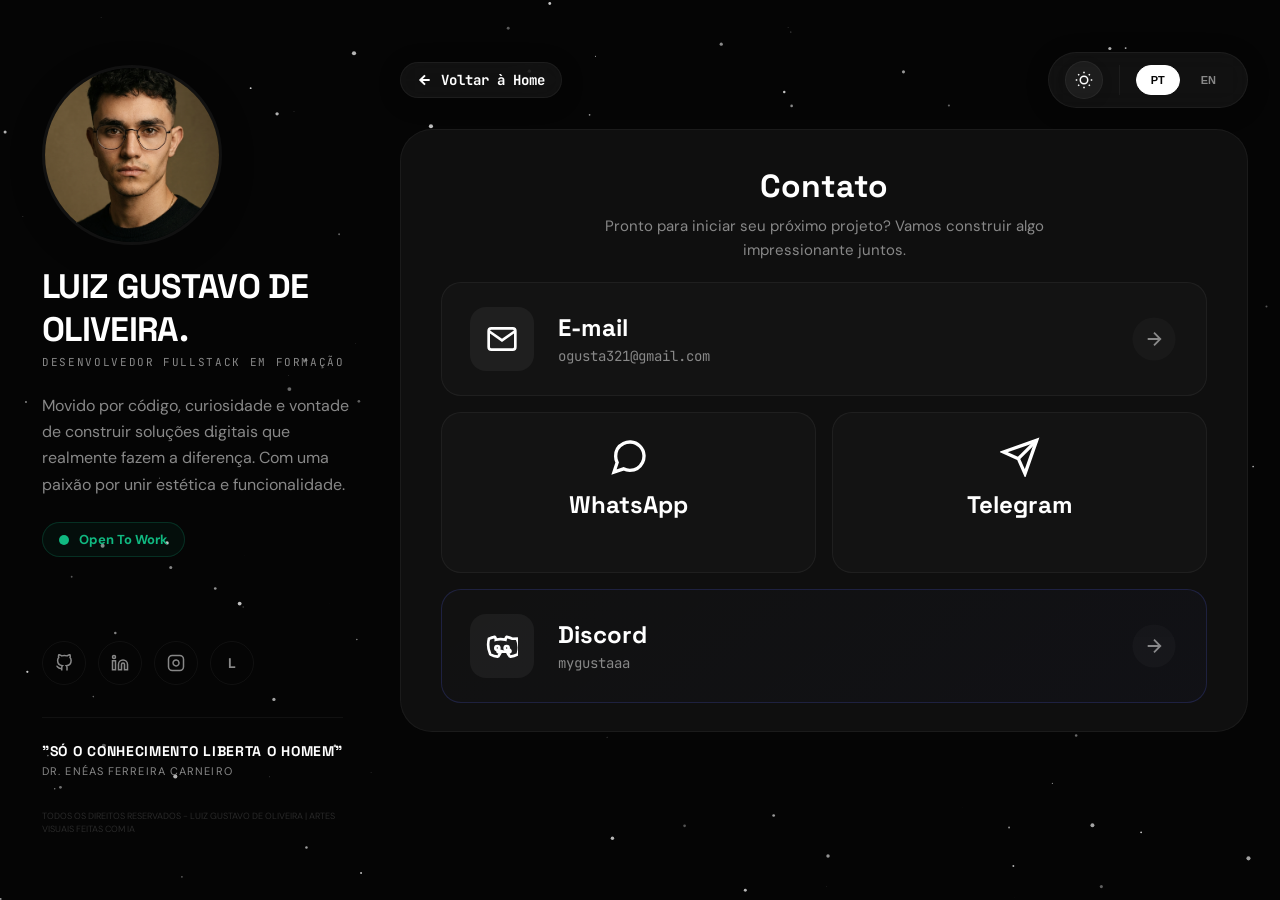
<file: pages/contact.html>
<!DOCTYPE html>
<html lang="pt">

<head>
    <meta charset="UTF-8">
    <meta name="viewport" content="width=device-width, initial-scale=1.0">
    <title>Contato | Luiz Gustavo de Oliveira</title>

    <!-- SEO -->
    <meta name="description" content="Entre em contato com Luiz Gustavo de Oliveira — Desenvolvedor Fullstack disponível para projetos, freelance e oportunidades de trabalho.">
    <meta name="keywords" content="Luiz Gustavo, contato, WhatsApp, email, Discord, Telegram, Desenvolvedor Fullstack">
    <meta name="author" content="Luiz Gustavo de Oliveira">
    <meta name="robots" content="index, follow">

    <!-- Open Graph -->
    <meta property="og:type" content="website">
    <meta property="og:title" content="Contato — Luiz Gustavo de Oliveira">
    <meta property="og:description" content="Vamos trabalhar juntos? Entre em contato com Luiz Gustavo via WhatsApp, email, Telegram ou Discord.">
    <meta property="og:image" content="../img/myphotooo.png">
    <meta property="og:locale" content="pt_BR">

    <link rel="icon" type="image/png" href="../img/cruz.png">
    <link rel="shortcut icon" type="image/x-icon" href="../img/cruz.png">
    <link rel="preconnect" href="https://fonts.googleapis.com">
    <link rel="preconnect" href="https://fonts.gstatic.com" crossorigin>
    <link href="https://fonts.googleapis.com/css2?family=Space+Grotesk:wght@400;500;600;700&family=DM+Sans:ital,opsz,wght@0,9..40,400;0,9..40,500;0,9..40,600;1,9..40,400&family=JetBrains+Mono:wght@500&display=swap" rel="stylesheet">
    <link rel="stylesheet" href="../styles/style.css">
</head>

<body>

    <div class="app-container">
        
        <!-- SIDEBAR (LEFT) - Identical to Home -->
        <aside class="sidebar">
            <div class="sidebar-top">
                <div class="profile-circle large-avatar">
                    <img src="../img/myphotooo.png" alt="Luiz Gustavo" class="avatar">
                </div>
                <div class="sidebar-header">
                    <h1 class="user-name">LUIZ GUSTAVO DE OLIVEIRA.</h1>
                    <p class="user-role" data-i18n="role">DESENVOLVEDOR FULLSTACK</p>
                </div>
            </div>

            <div class="sidebar-mid">
                <p class="bio-text" data-i18n="bio">
                    Movido por código, curiosidade e vontade de construir soluções digitais que realmente fazem a diferença. Com uma paixão por unir estética e funcionalidade.
                </p>
                <div class="availability-badge">
                    <div class="pulse-dot"></div>
                    <span>Open To Work</span>
                </div>
            </div>

            <div class="sidebar-bottom">
                <div class="social-circles">
                    <a href="https://github.com/lg-devhub" target="_blank" class="circle-icon" title="GitHub"><svg width="18" height="18" viewBox="0 0 24 24" fill="none" stroke="currentColor" stroke-width="2"><path d="M9 19c-5 1.5-5-2.5-7-3m14 6v-3.87a3.37 3.37 0 0 0-.94-2.61c3.14-.35 6.44-1.54 6.44-7A5.44 5.44 0 0 0 20 4.77 5.07 5.07 0 0 0 19.91 1S18.73.65 16 2.48a13.38 13.38 0 0 0-7 0C6.27.65 5.09 1 5.09 1A5.07 5.07 0 0 0 5 4.77a5.44 5.44 0 0 0-1.5 3.78c0 5.42 3.3 6.61 6.44 7A3.37 3.37 0 0 0 9 18.13V22"></path></svg></a>
                    <a href="https://www.linkedin.com/in/luiz-gustavo-de-oliveira-abab43259/" target="_blank" class="circle-icon" title="LinkedIn"><svg width="18" height="18" viewBox="0 0 24 24" fill="none" stroke="currentColor" stroke-width="2"><path d="M16 8a6 6 0 0 1 6 6v7h-4v-7a2 2 0 0 0-2-2 2 2 0 0 0-2 2v7h-4v-7a6 6 0 0 1 6-6z"></path><rect x="2" y="9" width="4" height="12"></rect><circle cx="4" cy="4" r="2"></circle></svg></a>
                    <a href="https://instagram.com/deoliveira.account" target="_blank" class="circle-icon" title="Instagram"><svg width="18" height="18" viewBox="0 0 24 24" fill="none" stroke="currentColor" stroke-width="2"><rect x="2" y="2" width="20" height="20" rx="5" ry="5"></rect><path d="M16 11.37A4 4 0 1 1 12.63 8 4 4 0 0 1 16 11.37z"></path><line x1="17.5" y1="6.5" x2="17.51" y2="6.5"></line></svg></a>
                    <a href="http://lattes.cnpq.br/5183767995308098" target="_blank" class="circle-icon" title="Lattes">
                        <span style="font-family: var(--font-heading); font-weight: 800; font-size: 14px;">L</span>
                    </a>
                </div>

                <div class="quote-section">
                    <p class="quote-text" data-i18n="quote">"SÓ O CONHECIMENTO LIBERTA O HOMEM"</p>
                    <p class="quote-auth">Dr. Enéas Ferreira Carneiro</p>
                </div>

                <div class="footer-simple">
                    <p data-i18n="footer-rights">TODOS OS DIREITOS RESERVADOS - LUIZ GUSTAVO DE OLIVEIRA | ARTES VISUAIS FEITAS COM IA</p>
                </div>
            </div>
        </aside>

        <!-- MAIN CONTENT (RIGHT) -->
        <main class="main-content">
            <header class="top-nav">
                <div class="nav-date">
                    <a href="../index.html" class="glass-nav-pill home-return-btn" style="text-decoration: none; color: var(--text-main); font-weight: 700; display: inline-flex; gap: 8px;">
                        <svg width="16" height="16" viewBox="0 0 24 24" fill="none" stroke="currentColor" stroke-width="3"><line x1="19" y1="12" x2="5" y2="12"></line><polyline points="12 19 5 12 12 5"></polyline></svg>
                        <span data-i18n="back-home">Voltar à Home</span>
                    </a>
                </div>
                <div class="nav-controls glass-nav-pill">
                    <button class="theme-tab" id="theme-toggle-btn" title="Light/Dark Mode">
                        <svg width="18" height="18" viewBox="0 0 24 24" fill="none" stroke="currentColor" stroke-width="2">
                            <circle cx="12" cy="12" r="5" />
                            <path d="M12 1v2M12 21v2M4.22 4.22l1.42 1.42M18.36 18.36l1.42 1.42M1 12h2M21 12h2M4.22 19.78l1.42-1.42M18.36 5.64l1.42-1.42" />
                        </svg>
                    </button>
                    <div class="lang-switcher">
                        <button class="lang-tab active" data-lang="pt">PT</button>
                        <button class="lang-tab" data-lang="en">EN</button>
                    </div>
                </div>
            </header>

            <!-- NO-SCROLL CONTACT CONTAINER -->
            <div class="bento-card subpage-container contact-page-container">
                <div class="subpage-header" style="text-align: center; display: flex; flex-direction: column; align-items: center; padding-top: 8px;">
                    <h2 data-i18n="contact-title" style="font-family: var(--font-heading); font-size: 32px; font-weight: 800; color: var(--text-main);">Contato</h2>
                    <p data-i18n="contact-desc" style="color: var(--text-dim); margin-top: 8px; font-size: 15px; max-width: 500px;">Pronto para iniciar seu próximo projeto? Vamos construir algo impressionante juntos.</p>
                </div>

                <div class="contact-bento-grid">
                    
                    <!-- EMAIL CARD -->
                    <a href="mailto:ogusta321@gmail.com" class="contact-card email-card">
                        <div class="contact-bg-glow"></div>
                        <div class="contact-content">
                            <div class="contact-icon large">
                                <svg width="32" height="32" viewBox="0 0 24 24" fill="none" stroke="currentColor" stroke-width="2"><path d="M4 4h16c1.1 0 2 .9 2 2v12c0 1.1-.9 2-2 2H4c-1.1 0-2-.9-2-2V6c0-1.1.9-2 2-2z"></path><polyline points="22,6 12,13 2,6"></polyline></svg>
                            </div>
                            <div class="contact-text">
                                <h3 data-i18n="contact-email">E-mail</h3>
                                <p>ogusta321@gmail.com</p>
                            </div>
                        </div>
                        <div class="contact-hover-detail">
                            <svg width="24" height="24" viewBox="0 0 24 24" fill="none" stroke="currentColor" stroke-width="2"><line x1="5" y1="12" x2="19" y2="12"></line><polyline points="12 5 19 12 12 19"></polyline></svg>
                        </div>
                    </a>

                    <!-- WHATSAPP CARD -->
                    <a href="https://wa.me/5512988447320" target="_blank" class="contact-card whatsapp-card">
                        <div class="contact-bg-glow"></div>
                        <div class="contact-content-center">
                            <svg width="40" height="40" viewBox="0 0 24 24" fill="none" stroke="currentColor" stroke-width="2"><path d="M21 11.5a8.38 8.38 0 0 1-.9 3.8 8.5 8.5 0 0 1-7.6 4.7 8.38 8.38 0 0 1-3.8-.9L3 21l1.9-5.7a8.38 8.38 0 0 1-.9-3.8 8.5 8.5 0 0 1 4.7-7.6 8.38 8.38 0 0 1 3.8-.9h.5a8.48 8.48 0 0 1 8 8v.5z"></path></svg>
                            <h3>WhatsApp</h3>
                            <span class="hover-slide-text">+55 (12) 988447320</span>
                        </div>
                    </a>

                    <!-- TELEGRAM CARD -->
                    <a href="https://t.me/tioliveiraa" target="_blank" class="contact-card telegram-card">
                        <div class="contact-bg-glow"></div>
                        <div class="contact-content-center">
                            <svg width="40" height="40" viewBox="0 0 24 24" fill="none" stroke="currentColor" stroke-width="2"><line x1="22" y1="2" x2="11" y2="13"></line><polygon points="22 2 15 22 11 13 2 9 22 2"></polygon></svg>
                            <h3>Telegram</h3>
                            <span class="hover-slide-text">@tioliveiraa</span>
                        </div>
                    </a>

                    <!-- DISCORD CARD -->
                    <a href="https://discord.com/users/mygustaaa" target="_blank" class="contact-card discord-card">
                        <div class="contact-bg-glow"></div>
                        <div class="contact-content">
                            <div class="contact-icon large">
                                <svg width="32" height="32" viewBox="0 0 24 24" fill="none" stroke="currentColor" stroke-width="2"><path d="M19.78 6.54a17.2 17.2 0 00-4.34-1.34 1.25 1.25 0 00-.58 1.13c-.09.34-.18.7-.26 1A14.28 14.28 0 007.41 7.3a1.44 1.44 0 00-.27-1 1.25 1.25 0 00-.58-1.12 17.2 17.2 0 00-4.34 1.34A17 17 0 003 17.65c0 .32.19.62.48.78a16.82 16.82 0 005.15 1.58A1.18 1.18 0 009.68 19c.38-.5.7-1 1-1.57a10.45 10.45 0 01-1.63-.78A1 1 0 019 15.06a14.45 14.45 0 003 1c1 .21 2 .21 3 0a14.45 14.45 0 003-1 1 1 0 01-.05 1.59 10.45 10.45 0 01-1.63.78c.31.54.63 1.07 1 1.57a1.18 1.18 0 001.05.95 16.82 16.82 0 005.15-1.58c.29-.16.48-.46.48-.78a17 17 0 00-.78-11.11z"></path><circle cx="8.5" cy="13.5" r="1.5"></circle><circle cx="15.5" cy="13.5" r="1.5"></circle></svg>
                            </div>
                            <div class="contact-text">
                                <h3 data-i18n="contact-discord">Discord</h3>
                                <p>mygustaaa</p>
                            </div>
                        </div>
                        <div class="contact-hover-detail">
                            <svg width="24" height="24" viewBox="0 0 24 24" fill="none" stroke="currentColor" stroke-width="2"><line x1="5" y1="12" x2="19" y2="12"></line><polyline points="12 5 19 12 12 19"></polyline></svg>
                        </div>
                    </a>

                </div>
            </div>
        </main>
    </div>

    <!-- Background Decoration -->
    <div class="decor-corner"></div>

    <script src="../scripts/translations.js"></script>
    <script src="../scripts/script.js"></script>
    <script src="../scripts/starfield.js"></script>
</body>

</html>
</file>
<file: styles/style.css>
/* 
   ==========================================================================
   Portfolio — Luiz Gustavo de Oliveira
   Fullstack Developer & AI Engineer
   ========================================================================== 
*/

@import url('https://fonts.googleapis.com/css2?family=Space+Grotesk:wght@400;500;600;700&family=DM+Sans:ital,opsz,wght@0,9..40,400;0,9..40,500;0,9..40,600;1,9..40,400&family=JetBrains+Mono:wght@500&display=swap');

:root {
    --bg-deep: #050505;
    --card-bg: #0f0f0f;
    --card-border: rgba(255, 255, 255, 0.05);
    --text-main: #ffffff;
    --text-dim: #888888;
    --blue-accent: #2d5bff;
    --orange-accent: #ff9900;
    --radius-bento: 32px;
    --font-heading: 'Space Grotesk', sans-serif;
    --font-body: 'DM Sans', sans-serif;
    --font-mono: 'JetBrains Mono', monospace;
}

:root.light-theme {
    --bg-deep: #f5f5f7;
    --card-bg: #ffffff;
    --card-border: rgba(0, 0, 0, 0.1);
    --text-main: #111111;
    --text-dim: #555555;
}

/* ==========================================================================
   LIGHT THEME — Complete Override
   ========================================================================== */

/* ── Core Bento Cards ── */
:root.light-theme .bento-card {
    box-shadow: 0 2px 16px rgba(0,0,0,0.07), 0 0 0 1px rgba(0,0,0,0.06);
    background: #ffffff;
}
:root.light-theme .bento-card:hover {
    border-color: rgba(0,0,0,0.15);
    box-shadow: 0 8px 32px rgba(0,0,0,0.1);
}

/* ── Cards with Image Backgrounds ── */
/* Keep dark overlay on image cards so text stays readable over photos */
:root.light-theme .card-projects .card-content-overlay,
:root.light-theme .card-contact .card-content-overlay {
    background: linear-gradient(to top, rgba(0,0,0,0.75) 0%, rgba(0,0,0,0.1) 100%);
}
:root.light-theme .card-projects .card-title,
:root.light-theme .card-contact .card-title { color: #fff; }

/* ── Stack Blue Card ── */
:root.light-theme .card-stack-blue { background: var(--blue-accent) !important; }
:root.light-theme .card-stack-blue .card-title { color: #fff; }
:root.light-theme .card-stack-blue .mini-arrow { background: rgba(255,255,255,0.9); color: var(--blue-accent); }

/* ── About Card (image bg) keeps dark overlay ── */
:root.light-theme .card-about .card-content-overlay {
    background: linear-gradient(to top, rgba(0,0,0,0.8) 0%, rgba(0,0,0,0.05) 60%);
}
:root.light-theme .card-about h3,
:root.light-theme .card-about p { color: #fff; text-shadow: 0 2px 8px rgba(0,0,0,0.5); }

/* ── Mini Arrows ── */
:root.light-theme .mini-arrow {
    background: rgba(0,0,0,0.08);
    color: #111;
    border: 1px solid rgba(0,0,0,0.12);
}
:root.light-theme .white-arrow { background: var(--blue-accent); color: #fff; border: none; }

/* ── Navigation Pill ── */
:root.light-theme .glass-nav-pill {
    background: rgba(255,255,255,0.85);
    border-color: rgba(0,0,0,0.1);
    box-shadow: 0 2px 12px rgba(0,0,0,0.08);
}
:root.light-theme .lang-tab { color: #444; }
:root.light-theme .lang-tab.active { background: #111; color: #fff; border-color: #111; }
:root.light-theme .theme-tab { background: rgba(0,0,0,0.05); border-color: rgba(0,0,0,0.1); }
:root.light-theme .nav-date { color: #666; }

/* ── Home Return Button (subpages) ── */
:root.light-theme .home-return-btn {
    background: rgba(255,255,255,0.85) !important;
    border-color: rgba(0,0,0,0.1) !important;
    color: #111 !important;
}

/* ── Subpage Container ── */
:root.light-theme .subpage-container {
    background: rgba(0,0,0,0.02);
    border-color: rgba(0,0,0,0.08);
}
:root.light-theme .subpage-container::-webkit-scrollbar-thumb {
    background: rgba(0,0,0,0.15);
}
:root.light-theme .subpage-header h2 { color: #111; }
:root.light-theme .subpage-header p { color: #555; }

/* ── Projects Page Cards ── */
:root.light-theme .project-showcase-card {
    background: rgba(0,0,0,0.025);
    border-color: rgba(0,0,0,0.08);
}
:root.light-theme .project-showcase-card:hover {
    background: rgba(0,0,0,0.05);
    border-color: rgba(0,0,0,0.14);
}
:root.light-theme .tech-tags span {
    background: rgba(0,0,0,0.07);
    color: #222;
    border: 1px solid rgba(0,0,0,0.08);
}

/* ── Stack Page ── */
:root.light-theme .tech-list-card {
    background: rgba(0,0,0,0.02);
    border-color: rgba(0,0,0,0.08);
}
:root.light-theme .tech-list-item {
    border-bottom-color: rgba(0,0,0,0.07);
}
:root.light-theme .tech-item-header h3 { color: #111; }
:root.light-theme .tech-list-item p { color: #555; }
:root.light-theme .tech-pill-group span {
    background: rgba(0,0,0,0.06);
    border-color: rgba(0,0,0,0.1);
    color: #333;
}
:root.light-theme .tech-icon-box {
    background: #f0f0f0;
    box-shadow: 0 2px 8px rgba(0,0,0,0.08);
}

/* ── Contact Page Cards ── */
:root.light-theme .contact-page-container {
    background: rgba(0,0,0,0.02);
    border-color: rgba(0,0,0,0.08);
}
:root.light-theme .contact-card {
    background: rgba(0,0,0,0.025);
    border-color: rgba(0,0,0,0.08);
}
:root.light-theme .contact-card:hover {
    background: rgba(0,0,0,0.05);
    border-color: rgba(0,0,0,0.14);
    transform: translateY(-4px);
}
:root.light-theme .contact-text h3,
:root.light-theme .contact-content-center h3 { color: #111; }
:root.light-theme .contact-text p,
:root.light-theme .contact-content-center span { color: #555; }
:root.light-theme .contact-hover-detail { color: #333; }
:root.light-theme .contact-icon { color: #333; }

/* ── About Page (Waterfall) ── */
:root.light-theme .waterfall-card {
    background: rgba(0,0,0,0.025);
    border-color: rgba(0,0,0,0.08);
}
:root.light-theme .waterfall-header h3 { color: #111; }
:root.light-theme .waterfall-header span { color: #555; }
:root.light-theme .bio-text-block p { color: #444; }
:root.light-theme .army-visual-side { border-color: rgba(0,0,0,0.08); }
:root.light-theme .army-icon-wrap { color: #222; }
:root.light-theme .army-corp-name {
    background: rgba(0,0,0,0.06);
    color: #222;
}
:root.light-theme .army-text-side p { color: #444; }
:root.light-theme .node-badge {
    background: rgba(0,0,0,0.06);
    color: #333;
    border-color: rgba(0,0,0,0.1);
}
:root.light-theme .node-content h4 { color: #111; }
:root.light-theme .node-content p { color: #555; }
:root.light-theme .timeline-connector { background: rgba(0,0,0,0.1); }
:root.light-theme .lang-text h3 { color: #111; }
:root.light-theme .lang-text p { color: #444; }
:root.light-theme .lang-flag { filter: drop-shadow(0 2px 4px rgba(0,0,0,0.15)); }

/* ── Quote + Footer ── */
:root.light-theme .quote-text { color: #111; }
:root.light-theme .quote-auth { color: #666; }
:root.light-theme .quote-section { border-top-color: rgba(0,0,0,0.1); }
:root.light-theme .footer-simple { color: #999; }
:root.light-theme .circle-icon { border-color: rgba(0,0,0,0.12); color: #555; }
:root.light-theme .circle-icon:hover { border-color: rgba(0,0,0,0.25); color: #111; }

/* ── About Title Header ── */
:root.light-theme .about-icon-header { color: #111; }

/* ── About: Timeline ── */
:root.light-theme .node-marker {
    background: #f5f5f7;
    border-color: rgba(0,0,0,0.15);
}
:root.light-theme .node-marker.done {
    background: #111;
    border-color: #111;
}
:root.light-theme .node-marker.pulsing {
    border-color: #111;
    animation: pulseBorderLight 2s infinite;
}
@keyframes pulseBorderLight {
    0% { box-shadow: 0 0 0 0 rgba(0,0,0,0.2); }
    70% { box-shadow: 0 0 0 10px rgba(0,0,0,0); }
    100% { box-shadow: 0 0 0 0 rgba(0,0,0,0); }
}
:root.light-theme .status-badge {
    background: rgba(0,0,0,0.05);
    color: #444;
    border: 1px solid rgba(0,0,0,0.12);
}
:root.light-theme .status-badge.active-badge {
    background: rgba(45,91,255,0.08);
    color: var(--blue-accent);
    border: 1px solid rgba(45,91,255,0.3);
}
:root.light-theme .lang-icon {
    background: rgba(0,0,0,0.05);
    border: 1px solid rgba(0,0,0,0.08);
}

/* ── Contact: Card-specific colors ── */
:root.light-theme .email-card { border-left: 3px solid #ef4444; }
:root.light-theme .whatsapp-card { border-left: 3px solid #22c55e; }
:root.light-theme .telegram-card { border-left: 3px solid #3b82f6; }
:root.light-theme .discord-card {
    background: rgba(88, 101, 242, 0.06) !important;
    border-color: rgba(88, 101, 242, 0.25) !important;
}
:root.light-theme .hover-slide-text { color: #555; }
:root.light-theme .contact-card .contact-bg-glow { opacity: 0 !important; }

/* ── Stack: Tech list separators ── */
:root.light-theme .tech-list-item { border-bottom-color: rgba(0,0,0,0.07); }

/* ── Projects: Card backgrounds + hover ── */
:root.light-theme .project-showcase-card {
    background: #fff;
    border-color: rgba(0,0,0,0.08);
    box-shadow: 0 2px 12px rgba(0,0,0,0.04);
}
:root.light-theme .project-showcase-card:hover {
    background: #fafafa;
    border-color: rgba(0,0,0,0.14);
    box-shadow: 0 8px 24px rgba(0,0,0,0.08);
}
:root.light-theme .project-hover-overlay {
    background: rgba(255, 255, 255, 0.45);
}
:root.light-theme .hover-btn {
    background: #111111;
    color: #ffffff;
    box-shadow: 0 6px 20px rgba(0, 0, 0, 0.15);
}
:root.light-theme .project-badge {
    background: rgba(255, 255, 255, 0.85);
    color: #ff9900;
    border-color: rgba(255, 153, 0, 0.4);
    box-shadow: 0 4px 12px rgba(0, 0, 0, 0.08);
}

/* ── Waterfall card hover ── */
:root.light-theme .waterfall-card:hover {
    border-color: rgba(0,0,0,0.14);
    background: rgba(0,0,0,0.04);
    box-shadow: 0 6px 20px rgba(0,0,0,0.06);
}

/* ── Bento card hover ── */
:root.light-theme .bento-card:hover { border-color: rgba(0,0,0,0.18); }

/* ── Projects content grid ── */
:root.light-theme .projects-content-grid { gap: 20px; }

/* ── Subpage header accent line ── */
:root.light-theme .subpage-header h2 {
    background: linear-gradient(90deg, #111 0%, #2d5bff 100%);
    -webkit-background-clip: text;
    -webkit-text-fill-color: transparent;
    background-clip: text;
}

#bg-starfield {
    position: fixed;
    top: 0;
    left: 0;
    width: 100vw;
    height: 100vh;
    z-index: -10;
    pointer-events: none;
    background: var(--bg-deep);
    transition: background 0.6s cubic-bezier(0.16, 1, 0.3, 1);
}


* { margin: 0; padding: 0; box-sizing: border-box; }

body {
    background-color: var(--bg-deep);
    color: var(--text-main);
    font-family: var(--font-body);
    min-height: 100vh;
    display: flex; justify-content: center; align-items: center;
    overflow-x: hidden;
    transition: background-color 0.6s cubic-bezier(0.16, 1, 0.3, 1), color 0.6s cubic-bezier(0.16, 1, 0.3, 1);
}

.app-container {
    width: 100%; max-width: 1440px; height: 95vh;
    display: flex; gap: 40px; padding: 24px;
}

/* ==========================================================================
   SIDEBAR (LEFT)
   ========================================================================== */
.sidebar {
    width: 320px; height: 100%;
    display: flex; flex-direction: column; justify-content: space-between;
    flex-shrink: 0; padding: 10px 0 10px 10px;
}

.sidebar-top { display: flex; flex-direction: column; gap: 20px; align-items: flex-start; text-align: left; }

.large-avatar {
    width: 180px; height: 180px; border-radius: 50%; overflow: hidden;
    border: 3px solid var(--card-border);
    box-shadow: 0 8px 32px rgba(0,0,0,0.3);
}
.large-avatar img {
    width: 100%;
    height: 100%;
    object-fit: cover;
    object-position: center 20%;
}

.user-name { font-family: var(--font-heading); font-size: 34px; font-weight: 800; letter-spacing: -0.02em; }
.user-role { font-family: var(--font-mono); font-size: 11px; color: var(--text-dim); text-transform: uppercase; letter-spacing: 0.15em; margin-top: 4px; }

.bio-text {
    font-size: 16px; color: var(--text-dim); line-height: 1.65; margin-top: 24px;
    padding: 0;
}

/* Open To Work Badge */
.availability-badge {
    display: inline-flex; align-items: center; gap: 10px;
    background: rgba(16, 185, 129, 0.05); border: 1px solid rgba(16, 185, 129, 0.2);
    padding: 8px 16px; border-radius: var(--radius-bento); margin-top: 24px;
}
.pulse-dot {
    width: 10px; height: 10px; background-color: #10b981; border-radius: 50%;
    box-shadow: 0 0 0 0 rgba(16, 185, 129, 0.7);
    animation: pulse-green 2s infinite;
}
@keyframes pulse-green {
    0% { transform: scale(0.95); box-shadow: 0 0 0 0 rgba(16, 185, 129, 0.7); }
    70% { transform: scale(1); box-shadow: 0 0 0 8px rgba(16, 185, 129, 0); }
    100% { transform: scale(0.95); box-shadow: 0 0 0 0 rgba(16, 185, 129, 0); }
}
.availability-badge span { font-size: 13px; font-weight: 700; color: #10b981; }

.sidebar-bottom { margin-top: auto; display: flex; flex-direction: column; gap: 32px; align-items: flex-start; text-align: left; }

.social-circles { display: flex; justify-content: flex-start; gap: 12px; }

.circle-icon {
    width: 44px; height: 44px; border-radius: 50%;
    border: 1px solid var(--card-border); display: flex; align-items: center; justify-content: center;
    color: var(--text-dim); text-decoration: none; transition: 0.4s cubic-bezier(0.19, 1, 0.22, 1);
}
.circle-icon:hover { color: var(--text-main); border-color: rgba(255,255,255,0.4); }

.circle-icon[title="GitHub"]:hover { background-color: var(--text-main); color: var(--card-bg); border-color: var(--text-main); }
.circle-icon[title="LinkedIn"]:hover { background-color: #0A66C2; color: #ffffff; border-color: #0A66C2; }
.circle-icon[title="Instagram"]:hover { background: linear-gradient(45deg, #f09433 0%, #e6683c 25%, #dc2743 50%, #cc2366 75%, #bc1888 100%); color: #ffffff; border-color: transparent; }
.circle-icon[title="Lattes"]:hover { background-color: #005A9C; color: #ffffff; border-color: #005A9C; }

.quote-section { border-top: 1px solid var(--card-border); padding-top: 24px; text-align: left; }
.quote-text { font-family: var(--font-heading); font-weight: 800; font-size: 14px; color: var(--text-main); letter-spacing: 0.05em; }
.quote-auth { font-size: 11px; color: var(--text-dim); margin-top: 4px; text-transform: uppercase; letter-spacing: 0.1em; }

.footer-simple { font-size: 9px; color: #333; line-height: 1.4; text-align: left; opacity: 0.8; }

/* ==========================================================================
   MAIN CONTENT & BENTO GRID
   ========================================================================== */
.main-content { flex-grow: 1; display: flex; flex-direction: column; gap: 24px; min-height: 0; }

.top-nav { display: flex; justify-content: space-between; align-items: center; height: 50px; flex-shrink: 0; }
.nav-date { font-family: var(--font-mono); font-size: 14px; color: var(--text-dim); }

.glass-nav-pill {
    background: rgba(255, 255, 255, 0.05); border: 1px solid var(--card-border);
    border-radius: var(--radius-bento); padding: 8px 16px;
    backdrop-filter: blur(12px); -webkit-backdrop-filter: blur(12px);
    display: flex; align-items: center; box-shadow: 0 4px 24px rgba(0,0,0,0.2);
}
.theme-tab {
    background: rgba(255, 255, 255, 0.05); border: 1px solid var(--card-border);
    border-radius: 50%; width: 38px; height: 38px;
    color: var(--text-main); cursor: pointer; transition: 0.4s cubic-bezier(0.19, 1, 0.22, 1);
    display: flex; align-items: center; justify-content: center; margin-right: 16px;
    box-shadow: 0 4px 12px rgba(0,0,0,0.1);
}
.theme-tab:hover { background: var(--text-main); color: var(--bg-deep); transform: rotate(30deg) scale(1.1); }

.lang-switcher { display: flex; gap: 6px; border-left: 1px solid var(--card-border); padding-left: 16px; height: 100%; align-items: center; }
.lang-tab {
    background: transparent; border: 1px solid transparent; font-size: 11px; font-weight: 800;
    color: var(--text-dim); cursor: pointer; transition: 0.2s;
    padding: 8px 14px; border-radius: 20px;
}
.lang-tab.active { background: var(--text-main); color: var(--bg-deep); border-color: var(--text-main); }


/* BENTO LAYOUT */
.bento-layout {
    display: grid;
    grid-template-columns: repeat(12, 1fr);
    grid-template-rows: 1fr 1fr;
    gap: 20px;
    flex: 1;
    min-height: 0;
    overflow: hidden;
}

.bento-card {
    background: var(--card-bg); border: 1px solid var(--card-border);
    border-radius: var(--radius-bento); position: relative; overflow: hidden;
    text-decoration: none; color: inherit; transition: 0.5s cubic-bezier(0.19, 1, 0.22, 1);
    display: flex; flex-direction: column;
}
.bento-card:hover { border-color: rgba(255,255,255,0.15); transform: translateY(-5px); }
.bento-card:hover .mini-arrow { transform: scale(1.15) translate(2px, -2px); }
.bento-card:hover .mini-arrow svg { transform: rotate(45deg); }

/* Full Background Content Styles */
.bento-card-full-bg .card-bg,
.bento-card-full-bg .card-bg-video {
    position: absolute;
    inset: 0;
    width: 100%;
    height: 100%;
    object-fit: cover;
    z-index: 1;
    transition: 0.8s ease;
}
.bento-card-full-bg:hover .card-bg,
.bento-card-full-bg:hover .card-bg-video {
    transform: scale(1.05);
}

.card-content-overlay {
    position: relative; z-index: 2; padding: 32px;
    display: flex; flex-direction: column; justify-content: space-between;
    background: linear-gradient(rgba(0,0,0,0.2), rgba(0,0,0,0.6));
    flex-grow: 1;
}
.card-content-overlay h3 { font-family: var(--font-heading); font-size: 24px; color: #fff; }

/* Standardized card title — same size and weight across ALL bento cards */
.card-title {
    font-family: var(--font-heading) !important;
    font-size: 22px !important;
    font-weight: 800 !important;
    letter-spacing: -0.3px;
    color: #fff;
}
.card-stack-blue .card-title { color: #fff; }

/* Grid Spans — Balanced 2-row layout, all 4 cards clearly visible */
.card-projects  { grid-column: span 8; grid-row: span 1; }  /* Row 1 dominant  */
.card-stack-blue{ grid-column: span 4; grid-row: span 1; background: var(--blue-accent); padding: 32px; } /* Row 1 right */
.card-contact   { grid-column: span 4; grid-row: span 1; }  /* Row 2 left      */
.card-about     { grid-column: span 8; grid-row: span 1; padding: 0; }  /* Row 2 right */
.card-about .card-content-overlay { background: linear-gradient(to top, rgba(0,0,0,0.85) 0%, transparent 60%); justify-content: flex-end; padding: 28px; }
.card-about h3, .card-about p { text-shadow: 0 4px 16px rgba(0,0,0,0.9); }
.card-about .card-content-overlay p { font-size: 13px; display: -webkit-box; -webkit-line-clamp: 2; -webkit-box-orient: vertical; overflow: hidden; }

/* Stack Row Specifics */
.logos-group { flex-grow: 1; display: flex; align-items: center; justify-content: space-around; }
.logo-pill { width: 60px; height: 60px; background: #fff; border-radius: 16px; padding: 12px; }
.logo-pill img { width: 100%; height: 100%; object-fit: contain; }

.mini-arrow {
    width: 44px; height: 44px; border-radius: 50%; background: #fff;
    display: flex; align-items: center; justify-content: center; color: #000;
    transition: 0.5s cubic-bezier(0.19, 1, 0.22, 1);
}
.mini-arrow svg { transition: 0.5s cubic-bezier(0.19, 1, 0.22, 1); }
.white-arrow { background: #fff; color: #000; }
.card-stack-blue h3 { font-family: var(--font-mono); font-size: 14px; position: absolute; top: 32px; left: 32px; }
.card-stack-blue .mini-arrow { position: absolute; bottom: 32px; right: 32px; }

/* About card uses overlay for all its content layout */
.card-about .card-content-overlay { padding: 28px; justify-content: flex-end; }
.card-about .card-content-overlay p { display: -webkit-box; -webkit-line-clamp: 3; -webkit-box-orient: vertical; overflow: hidden; font-size: 13px; }

/* ==========================================================================
   SUBPAGE SPECIFIC STYLES (Projects, About, Contact)
   ========================================================================== */
.subpage-container {
    grid-column: span 12; grid-row: span 2;
    padding: 48px; overflow-y: auto; overflow-x: hidden;
    display: flex; flex-direction: column; gap: 40px;
}
.subpage-h2 {
    font-family: var(--font-heading);
    font-size: 38px;
    font-weight: 800;
    color: var(--text-main);
    letter-spacing: -0.5px;
    margin-bottom: 8px;
}
.subpage-header p {
    color: var(--text-dim);
    font-size: 16px;
    margin-top: 8px;
    line-height: 1.6;
}

.subpage-container::-webkit-scrollbar { width: 8px; }
.subpage-container::-webkit-scrollbar-track { background: transparent; }
.subpage-container::-webkit-scrollbar-thumb { background: rgba(255,255,255,0.1); border-radius: 10px; }
.subpage-container::-webkit-scrollbar-thumb:hover { background: rgba(255,255,255,0.2); }

.projects-content-grid {
    display: flex;
    flex-direction: column;
    gap: 32px;
}

/* ==========================================================================
   RESPONSIVE DESIGN (MEDIA QUERIES)
   ========================================================================== */

/* ── Large Desktop (1280px+): Fine-tune padding & max widths ── */
@media (min-width: 1280px) {
    .app-container { padding: 32px; gap: 48px; }
}

/* ── Smaller Desktop / Tablet Landscape (max 1200px) ── */
@media (max-width: 1200px) {
    .app-container { padding: 20px; gap: 24px; }
    .sidebar { width: 280px; }
    .user-name { font-size: 28px; }
}

/* ── Tablet Portrait (max 1024px) ── */
@media (max-width: 1024px) {
    .app-container {
        flex-direction: column;
        height: auto;
        min-height: 100vh;
        padding: 80px 24px 40px 24px;
        gap: 48px;
    }
    .sidebar {
        width: 100%;
        flex-direction: row;
        flex-wrap: wrap;
        align-items: flex-start;
        gap: 32px;
        padding: 0;
    }
    .sidebar-top { flex-direction: row; align-items: center; gap: 20px; flex-shrink: 0; }
    .sidebar-mid { flex: 1; min-width: 240px; margin-top: 0; }
    .bio-text { margin-top: 0; }
    .sidebar-bottom { width: 100%; flex-direction: row; flex-wrap: wrap; justify-content: space-between; align-items: flex-end; gap: 24px; margin-top: 0; }
    .quote-section { border-top: none; padding-top: 0; flex: 1; }
    .footer-simple { width: 100%; }

    .main-content { overflow: visible; }
    .bento-layout {
        display: grid;
        grid-template-columns: repeat(6, 1fr);
        grid-template-rows: minmax(300px, auto) minmax(220px, auto);
        flex: none;
        gap: 16px;
    }
    .card-projects  { grid-column: span 6; grid-row: span 1; }  /* Row 1: full width */
    .card-stack-blue{ grid-column: span 6; grid-row: span 1; }  /* Row 2: full width (standalone) */
    .card-contact   { grid-column: span 2; grid-row: span 1; }  /* Row 3: left small */
    .card-about     { grid-column: span 4; grid-row: span 1; }  /* Row 3: right large */

    .top-nav {
        position: fixed; top: 0; left: 0; right: 0; z-index: 100;
        background: rgba(5,5,5,0.85); backdrop-filter: blur(12px);
        padding: 12px 24px; height: 60px;
        border-bottom: 1px solid var(--card-border);
    }

    /* Subpages */
    .subpage-container { padding: 32px 28px; gap: 28px; }
    .project-showcase-card { flex-direction: column; }
    .project-graphic { width: 100%; height: 260px; }

    /* Stack */
    .tech-list-card { padding: 28px; gap: 28px; }
    .tech-item-header h3 { font-size: 20px; }

    /* About */
    .about-waterfall-layout { gap: 24px; }
    .waterfall-card { padding: 32px; }
    .army-pane { flex-direction: column; }
    .army-visual-side { width: 100%; padding: 32px 0; border-right: none; border-bottom: 1px solid var(--card-border); }
    .army-text-side { width: 100%; padding: 28px; }
    .horizontal-timeline { flex-direction: column; align-items: flex-start; gap: 32px; padding-left: 24px; border-left: 2px solid rgba(255,255,255,0.1); max-width: 100%; }
    .timeline-node { width: 100%; flex-direction: row; gap: 20px; align-items: center; }
    .timeline-connector { display: none; }
    .node-marker { transform: translateX(-36px); flex-shrink: 0; }
    .node-content { text-align: left; transform: translateX(-25px); }
    .node-content .edu-institution { justify-content: flex-start; }
    .lang-wrap { flex-direction: column; align-items: flex-start; gap: 16px; }

    /* About Bento old classes (kept for safety) */
    .about-bento-grid { grid-template-columns: repeat(2, 1fr); }
    .about-card.row-span-2 { grid-row: span 1; }
    .about-card.col-span-2 { grid-column: span 2; }
    .about-card.col-span-4 { grid-column: span 2; }
}

/* ── Mobile (max 768px) ── */
@media (max-width: 768px) {
    .app-container {
        padding: 80px 16px 32px 16px;
        gap: 40px;
    }

    /* Sidebar stacks vertically on mobile */
    .sidebar {
        flex-direction: column;
        align-items: center;
        text-align: center;
        gap: 24px;
    }
    .sidebar-top { flex-direction: column; align-items: center; text-align: center; }
    .sidebar-mid { align-items: center; text-align: center; }
    .sidebar-bottom { align-items: center; justify-content: center; text-align: center; flex-direction: column; }
    .social-circles { justify-content: center; gap: 16px; flex-wrap: wrap; }
    .quote-section { text-align: center; border-top: 1px solid var(--card-border); padding-top: 24px; }
    .footer-simple { text-align: center; }
    .availability-badge { align-self: center; }

    .user-name { font-size: 28px; }

    /* Fixed top nav on mobile */
    .top-nav {
        position: fixed; top: 0; left: 0; right: 0; z-index: 100;
        background: rgba(5,5,5,0.9); backdrop-filter: blur(14px);
        padding: 12px 16px; height: 56px;
        border-bottom: 1px solid var(--card-border);
    }

    /* Bento grid → single column stack */
    .bento-layout {
        display: flex; flex-direction: column; gap: 16px;
    }
    .bento-card { min-height: 260px; border-radius: 20px; }
    .card-projects { min-height: 340px; }
    .card-stack-blue { min-height: 200px; }
    .card-about { min-height: 300px; }
    .card-title { font-size: 20px !important; }

    /* Subpages */
    .subpage-container { padding: 16px; gap: 20px; overflow: visible; }
    .subpage-header h2 { font-size: 26px !important; }
    .subpage-header p { font-size: 14px; }
    .project-showcase-card { flex-direction: column; padding: 16px; gap: 16px; border-radius: 16px; }
    .project-graphic { height: 200px; border-radius: 12px; }
    .project-details h3 { font-size: 20px; }
    .project-details p { font-size: 14px; }

    /* Stack subpage */
    .tech-list-card { padding: 20px; gap: 20px; border-radius: 20px; }
    .tech-list-item { padding-bottom: 24px; gap: 12px; }
    .tech-item-header h3 { font-size: 18px; }
    .tech-icon-box { width: 40px; height: 40px; }

    /* About subpage */
    .about-waterfall-layout { gap: 16px; }
    .waterfall-card { padding: 20px; border-radius: 20px; }
    .waterfall-header h3 { font-size: 20px; }
    .bio-text-block p { font-size: 15px; }
    .army-pane { flex-direction: column; }
    .army-visual-side { width: 100%; padding: 24px 0; border-right: none; border-bottom: 1px solid var(--card-border); }
    .army-text-side { width: 100%; padding: 20px; }
    .horizontal-timeline { flex-direction: column; align-items: flex-start; gap: 24px; padding-left: 20px; border-left: 2px solid rgba(255,255,255,0.1); max-width: 100%; }
    .timeline-node { width: 100%; flex-direction: row; gap: 16px; align-items: center; }
    .timeline-connector { display: none; }
    .node-marker { transform: translateX(-29px); flex-shrink: 0; }
    .node-content { text-align: left; transform: translateX(-17px); }
    .lang-pane { flex-direction: column; align-items: flex-start; gap: 16px; }
    .lang-text h3 { font-size: 20px; }
    .lang-text p { font-size: 14px; }

    /* Contact subpage */
    .contact-bento-grid { flex-direction: column; display: flex; }
    .email-card, .whatsapp-card, .telegram-card, .discord-card { flex-direction: column; align-items: flex-start; gap: 20px; }
    .contact-hover-detail { align-self: flex-end; }
    .contact-text h3, .contact-content-center h3 { font-size: 20px; }
}

/* ── Small Mobile (max 480px) ── */
@media (max-width: 480px) {
    .app-container { padding: 72px 12px 24px 12px; gap: 32px; }
    .user-name { font-size: 24px; }
    .subpage-container { padding: 12px; }
    .waterfall-card { padding: 16px; }
    .bento-card { min-height: 220px; }
    .card-projects { min-height: 280px; }
    .subpage-header h2 { font-size: 22px !important; }
}

.subpage-container::-webkit-scrollbar { width: 8px; }
.subpage-container::-webkit-scrollbar-track { background: transparent; }
.subpage-container::-webkit-scrollbar-thumb { background: rgba(255,255,255,0.1); border-radius: 10px; }
.subpage-container::-webkit-scrollbar-thumb:hover { background: rgba(255,255,255,0.2); }

.project-showcase-card {
    display: flex; gap: 32px; background: rgba(255,255,255,0.02);
    border: 1px solid var(--card-border); border-radius: 24px;
    padding: 24px; transition: 0.4s cubic-bezier(0.16, 1, 0.3, 1);
    text-decoration: none; color: inherit;
    position: relative;
}
.project-showcase-card:hover {
    border-color: rgba(255,255,255,0.15);
    transform: translateY(-5px);
    background: rgba(255,255,255,0.04);
    box-shadow: 0 12px 32px rgba(0, 0, 0, 0.25);
}

.project-graphic {
    width: 45%; border-radius: 16px; overflow: hidden;
    flex-shrink: 0; position: relative;
}
.project-graphic img {
    width: 100%; height: 100%; object-fit: cover;
    transition: transform 0.6s cubic-bezier(0.16, 1, 0.3, 1);
}
.project-showcase-card:hover .project-graphic img {
    transform: scale(1.06);
}

/* Dynamic Hover Overlay & Button */
.project-hover-overlay {
    position: absolute;
    inset: 0;
    background: rgba(0, 0, 0, 0.45);
    backdrop-filter: blur(6px);
    -webkit-backdrop-filter: blur(6px);
    display: flex;
    justify-content: center;
    align-items: center;
    opacity: 0;
    transition: all 0.4s cubic-bezier(0.16, 1, 0.3, 1);
    z-index: 5;
}
.project-showcase-card:hover .project-hover-overlay {
    opacity: 1;
}

.hover-btn {
    background: #ffffff;
    color: #000000;
    padding: 10px 22px;
    border-radius: 24px;
    font-size: 13px;
    font-weight: 700;
    display: inline-flex;
    align-items: center;
    gap: 8px;
    box-shadow: 0 6px 20px rgba(0, 0, 0, 0.35);
    transform: translateY(12px);
    transition: all 0.4s cubic-bezier(0.16, 1, 0.3, 1);
}
.project-showcase-card:hover .hover-btn {
    transform: translateY(0);
}
.hover-btn svg {
    transition: transform 0.3s ease;
}
.hover-btn:hover svg {
    transform: translate(2px, -2px);
}

/* In-Development Badge */
.project-badge {
    position: absolute;
    top: 16px;
    left: 16px;
    background: rgba(0, 0, 0, 0.7);
    backdrop-filter: blur(8px);
    -webkit-backdrop-filter: blur(8px);
    color: var(--orange-accent);
    border: 1px solid rgba(255, 153, 0, 0.35);
    padding: 6px 14px;
    border-radius: 20px;
    font-size: 11px;
    font-weight: 700;
    letter-spacing: 0.05em;
    text-transform: uppercase;
    z-index: 6;
    box-shadow: 0 4px 12px rgba(0, 0, 0, 0.25);
}

.project-details { display: flex; flex-direction: column; justify-content: center; gap: 16px; }
.project-details h3 { font-family: var(--font-heading); font-size: 24px; color: var(--text-main); }
.project-details p { font-size: 14px; color: var(--text-dim); line-height: 1.6; }

.project-academic-note {
    background: rgba(255, 255, 255, 0.03);
    border-left: 3px solid #60a5fa;
    border-radius: 4px 8px 8px 4px;
    padding: 10px 14px;
    display: flex;
    flex-direction: column;
    gap: 4px;
}
.project-academic-note .note-tag {
    font-family: var(--font-mono);
    font-size: 11px;
    font-weight: 700;
    text-transform: uppercase;
    letter-spacing: 0.5px;
    color: #60a5fa;
}
.project-academic-note .note-desc {
    font-size: 13px !important;
    color: var(--text-dim);
    line-height: 1.5 !important;
    margin: 0;
}

:root.light-theme .project-academic-note {
    background: rgba(96, 165, 250, 0.08);
    border-left-color: #2563eb;
}
:root.light-theme .project-academic-note .note-tag {
    color: #2563eb;
}
:root.light-theme .project-academic-note .note-desc {
    color: #4b5563;
}

.tech-tags { display: flex; gap: 8px; flex-wrap: wrap; margin-top: auto; }
.tech-tags span {
    font-family: var(--font-mono); font-size: 11px; padding: 4px 12px;
    background: rgba(255,255,255,0.1); color: var(--text-main); border-radius: 20px;
}

@media (max-width: 1024px) {
    .project-showcase-card { flex-direction: column; }
    .project-graphic { width: 100%; height: 250px; }
}
}

/* ==========================================================================
   STACK LIST STYLES (Categorized Grid)
   ========================================================================== */
.stack-container-seamless {
    flex-grow: 1;
    overflow-y: auto;
    overflow-x: hidden;
    display: flex;
    flex-direction: column;
    gap: 40px;
    padding-right: 8px;
    padding-bottom: 40px;
}
.stack-container-seamless::-webkit-scrollbar {
    width: 6px;
}
.stack-container-seamless::-webkit-scrollbar-track {
    background: transparent;
}
.stack-container-seamless::-webkit-scrollbar-thumb {
    background: rgba(255, 255, 255, 0.08);
    border-radius: 10px;
}
.stack-container-seamless::-webkit-scrollbar-thumb:hover {
    background: rgba(255, 255, 255, 0.15);
}
:root.light-theme .stack-container-seamless::-webkit-scrollbar-thumb {
    background: rgba(0, 0, 0, 0.1);
}
:root.light-theme .stack-container-seamless::-webkit-scrollbar-thumb:hover {
    background: rgba(0, 0, 0, 0.2);
}

.stack-categories-list {
    display: flex;
    flex-direction: column;
    gap: 40px;
}
.stack-category {
    display: flex;
    flex-direction: column;
    gap: 16px;
}
.stack-category-title {
    font-family: var(--font-heading);
    font-size: 20px;
    font-weight: 700;
    color: var(--text-main);
    letter-spacing: -0.3px;
    margin: 0;
}
.stack-grid {
    display: grid;
    grid-template-columns: repeat(4, 1fr);
    gap: 16px;
}
.stack-card {
    background: rgba(255, 255, 255, 0.02);
    border: 1px solid var(--card-border);
    border-radius: 16px;
    padding: 16px 20px;
    display: flex;
    align-items: center;
    gap: 16px;
    transition: all 0.4s cubic-bezier(0.16, 1, 0.3, 1);
}
.stack-card:hover {
    background: rgba(255, 255, 255, 0.05);
    border-color: rgba(255, 255, 255, 0.12);
    transform: translateY(-3px);
    box-shadow: 0 8px 30px rgba(0, 0, 0, 0.4);
}
.stack-card-icon {
    width: 44px;
    height: 44px;
    flex-shrink: 0;
    display: flex;
    align-items: center;
    justify-content: center;
}
.stack-card-icon img {
    width: 100%;
    height: 100%;
    object-fit: contain;
    transition: transform 0.4s cubic-bezier(0.16, 1, 0.3, 1);
}
.stack-card:hover .stack-card-icon img {
    transform: scale(1.1);
}
.stack-card-info {
    display: flex;
    flex-direction: column;
    gap: 4px;
    min-width: 0;
}
.stack-card-name {
    font-family: var(--font-heading);
    font-size: 15px;
    font-weight: 600;
    color: var(--text-main);
    margin: 0;
    white-space: nowrap;
    overflow: hidden;
    text-overflow: ellipsis;
}
.stack-card-desc {
    font-family: var(--font-body);
    font-size: 12px;
    color: var(--text-dim);
    font-weight: 400;
    white-space: nowrap;
    overflow: hidden;
    text-overflow: ellipsis;
}

/* Light Theme Overrides */
:root.light-theme .stack-card {
    background: rgba(0, 0, 0, 0.02);
    border-color: rgba(0, 0, 0, 0.08);
}
:root.light-theme .stack-card:hover {
    background: rgba(0, 0, 0, 0.04);
    border-color: rgba(0, 0, 0, 0.15);
    box-shadow: 0 8px 30px rgba(0, 0, 0, 0.05);
}
:root.light-theme .theme-invert {
    filter: invert(1);
}

/* Responsiveness */
@media (max-width: 1200px) {
    .stack-grid {
        grid-template-columns: repeat(3, 1fr);
    }
}
@media (max-width: 900px) {
    .stack-grid {
        grid-template-columns: repeat(2, 1fr);
    }
}
@media (max-width: 550px) {
    .stack-grid {
        grid-template-columns: 1fr;
    }
    .stack-card {
        padding: 14px 18px;
    }
}

/* ==========================================================================
   CONTACT PAGE — NO-SCROLL LAYOUT
   ========================================================================== */
.contact-page-container {
    overflow: hidden !important;
    padding: 28px 40px;
    gap: 20px;
    justify-content: center;
}
.contact-page-container .subpage-header { flex-shrink: 0; }

/* CONTACT BENTO GRID */
.contact-bento-grid {
    display: grid;
    grid-template-columns: repeat(2, 1fr);
    gap: 16px;
    width: 100%;
    flex: 1;
    min-height: 0;
}
.contact-card {
    background: rgba(255, 255, 255, 0.02);
    border: 1px solid var(--card-border);
    border-radius: 20px;
    padding: 24px 28px;
    text-decoration: none;
    color: var(--text-main);
    display: flex;
    flex-direction: column;
    justify-content: space-between;
    position: relative;
    overflow: hidden;
    transition: 0.4s cubic-bezier(0.19, 1, 0.22, 1);
    min-height: 0;
}
.contact-bg-glow {
    position: absolute;
    top: 50%; left: 50%;
    transform: translate(-50%, -50%);
    width: 0; height: 0;
    border-radius: 50%;
    filter: blur(40px);
    opacity: 0;
    transition: 0.6s ease;
    z-index: 0;
}
.contact-card:hover { border-color: rgba(255,255,255,0.15); transform: translateY(-5px); }
.contact-card:hover .contact-bg-glow { width: 300px; height: 300px; opacity: 1; }

.email-card { grid-column: span 2; display: flex; flex-direction: row; align-items: center; justify-content: space-between; }
.email-card .contact-bg-glow { background: rgba(255, 255, 255, 0.05); }

.whatsapp-card { grid-column: span 1; text-align: center; justify-content: center; align-items: center; gap: 16px; }
.whatsapp-card .contact-bg-glow { background: rgba(37, 211, 102, 0.15); }
.whatsapp-card:hover { border-color: rgba(37, 211, 102, 0.4); }

.telegram-card { grid-column: span 1; text-align: center; justify-content: center; align-items: center; gap: 16px; }
.telegram-card .contact-bg-glow { background: rgba(0, 136, 204, 0.15); }
.telegram-card:hover { border-color: rgba(0, 136, 204, 0.4); }

.discord-card { grid-column: span 2; display: flex; flex-direction: row; align-items: center; justify-content: space-between; background: linear-gradient(145deg, rgba(255,255,255,0.01), rgba(88, 101, 242, 0.03)); border-color: rgba(88, 101, 242, 0.2); }
.discord-card .contact-bg-glow { background: rgba(88, 101, 242, 0.15); }
.discord-card:hover { border-color: #5865F2; }

.contact-content { display: flex; align-items: center; gap: 24px; z-index: 1; }
.contact-content-center { display: flex; flex-direction: column; align-items: center; justify-content: center; gap: 12px; z-index: 1; }

.contact-icon.large {
    width: 64px; height: 64px;
    background: rgba(255,255,255,0.05);
    border-radius: 16px;
    display: flex; justify-content: center; align-items: center;
}
.contact-text h3, .contact-content-center h3 { font-family: var(--font-heading); font-size: 24px; font-weight: 800; }
.contact-text p { font-family: var(--font-mono); font-size: 14px; color: var(--text-dim); margin-top: 4px; }

.hover-slide-text {
    font-family: var(--font-mono); font-size: 12px; color: var(--text-dim);
    opacity: 0; transform: translateY(10px); transition: 0.3s;
}
.contact-card:hover .hover-slide-text { opacity: 1; transform: translateY(0); color: var(--text-main); }

.contact-hover-detail {
    width: 48px; height: 48px; border-radius: 50%;
    background: rgba(255,255,255,0.05); display: flex; justify-content: center; align-items: center;
    transition: 0.3s; transform: scale(0.9); opacity: 0.5; z-index: 1;
}
.contact-card:hover .contact-hover-detail { transform: scale(1) translateX(-5px); opacity: 1; background: var(--text-main); color: var(--bg-deep); }

@media (max-width: 768px) {
    .contact-bento-grid { flex-direction: column; display: flex; }
    .email-card, .whatsapp-card, .telegram-card, .discord-card { grid-column: span 1; flex-direction: column; align-items: flex-start; gap: 24px; }
    .whatsapp-card, .telegram-card { align-items: center; }
    .contact-hover-detail { align-self: flex-end; }
}

/* ==========================================================================
   ABOUT PAGE — HEADER + CV DOWNLOAD BUTTON
   ========================================================================== */
.about-subpage-header {
    display: flex;
    align-items: center;
    justify-content: space-between;
    gap: 24px;
    flex-wrap: wrap;
}
.about-header-text { flex: 1; min-width: 200px; }

/* CV Download Button */
.cv-download-btn {
    display: inline-flex;
    align-items: center;
    gap: 10px;
    padding: 14px 28px;
    background: var(--blue-accent);
    color: #fff;
    font-family: var(--font-heading);
    font-size: 15px;
    font-weight: 700;
    letter-spacing: 0.2px;
    border-radius: 50px;
    text-decoration: none;
    border: none;
    cursor: pointer;
    position: relative;
    overflow: hidden;
    transition: 0.4s cubic-bezier(0.19, 1, 0.22, 1);
    box-shadow: 0 4px 20px rgba(45, 91, 255, 0.35);
    flex-shrink: 0;
}
.cv-download-btn::before {
    content: '';
    position: absolute;
    top: 0; left: -100%;
    width: 100%; height: 100%;
    background: linear-gradient(90deg, transparent, rgba(255,255,255,0.2), transparent);
    transition: 0.6s ease;
}
.cv-download-btn:hover::before { left: 100%; }
.cv-download-btn:hover {
    transform: translateY(-3px) scale(1.03);
    box-shadow: 0 8px 32px rgba(45, 91, 255, 0.5);
    background: #1a47e8;
}
.cv-download-btn:active { transform: translateY(-1px) scale(1.01); }
.cv-download-btn svg { flex-shrink: 0; }

/* Light mode CV button */
:root.light-theme .cv-download-btn {
    box-shadow: 0 4px 16px rgba(45, 91, 255, 0.25);
}
:root.light-theme .cv-download-btn:hover {
    box-shadow: 0 8px 28px rgba(45, 91, 255, 0.4);
}

/* ==========================================================================
   ABOUT WATERFALL LAYOUT STYLES
   ========================================================================== */
.about-waterfall-layout {
    display: flex;
    flex-direction: column;
    gap: 32px;
    width: 100%;
}
.waterfall-card {
    background: rgba(255, 255, 255, 0.02);
    border: 1px solid var(--card-border);
    border-radius: 24px;
    padding: 40px;
    display: flex;
    position: relative;
    overflow: hidden;
    color: var(--text-main);
    transition: 0.4s cubic-bezier(0.19, 1, 0.22, 1);
}
.waterfall-card:hover { border-color: rgba(255,255,255,0.15); transform: translateY(-4px); background: rgba(255,255,255,0.04); }

.waterfall-header {
    display: flex;
    align-items: center;
    gap: 16px;
    margin-bottom: 24px;
    opacity: 0.9;
}
.waterfall-header h3 { font-family: var(--font-heading); font-size: 26px; font-weight: 800; letter-spacing: -0.5px; }

/* Bio Pane */
.bio-pane { flex-direction: column; }
.bio-text-block p { font-size: 16px; color: var(--text-dim); line-height: 1.8; margin-bottom: 16px; font-family: var(--font-body); }
.bio-text-block p:last-child { margin-bottom: 0; }

/* Army Split Pane */
.army-pane { flex-direction: row; align-items: stretch; gap: 40px; padding: 0; }
.army-visual-side {
    width: 30%; background: linear-gradient(135deg, rgba(85, 107, 47, 0.05), rgba(0,0,0,0));
    display: flex; justify-content: center; align-items: center; border-right: 1px solid var(--card-border);
}
.shield-circle { width: 90px; height: 90px; border-radius: 50%; background: rgba(85, 107, 47, 0.1); border: 1px solid rgba(85, 107, 47, 0.3); display: flex; justify-content: center; align-items: center; color: #7A8B5C; overflow: hidden; padding: 12px; }
.army-logo-img { width: 100%; height: 100%; object-fit: contain; border-radius: 50%; }
.army-text-side { width: 70%; padding: 40px; display: flex; flex-direction: column; justify-content: center; }
.army-corp-header { display: flex; align-items: center; gap: 12px; margin-bottom: 12px; flex-wrap: wrap; }
.army-corp-name { font-family: var(--font-mono); font-size: 16px; font-weight: 700; margin-bottom: 0; color: var(--text-main); background: rgba(255,255,255,0.05); display: inline-block; padding: 6px 12px; border-radius: 8px; width: fit-content; }
.army-period-badge { font-family: var(--font-mono); font-size: 13px; font-weight: 600; color: #7A8B5C; background: rgba(85, 107, 47, 0.12); border: 1px solid rgba(85, 107, 47, 0.3); padding: 5px 12px; border-radius: 8px; }
.army-text-side p { font-size: 15px; color: var(--text-dim); line-height: 1.7; margin-bottom: 16px; }
.army-activities-title { font-family: var(--font-mono); font-size: 14px; font-weight: 600; color: var(--text-main); margin-bottom: 10px; margin-top: 8px; }
.army-activities-list { list-style: none; padding: 0; margin: 0; display: flex; flex-direction: column; gap: 8px; }
.army-activities-list li { font-size: 14px; color: var(--text-dim); line-height: 1.6; position: relative; padding-left: 18px; }
.army-activities-list li::before { content: "•"; position: absolute; left: 0; color: #7A8B5C; font-weight: bold; font-size: 16px; line-height: 1.4; }

/* Academic Horizontal Timeline Pane */
.edu-pane { flex-direction: column; align-items: center; text-align: center; }
.horizontal-timeline {
    display: flex; align-items: flex-start; justify-content: center; width: 100%; max-width: 700px;
    margin-top: 24px; position: relative; gap: 16px;
}
.timeline-node { display: flex; flex-direction: column; align-items: center; width: 220px; gap: 16px; z-index: 2; }
.timeline-connector { height: 2px; background: rgba(255,255,255,0.1); flex-grow: 1; position: relative; margin: 0 16px; margin-top: 15px; }

.node-marker { width: 32px; height: 32px; border-radius: 50%; background: var(--bg-deep); border: 2px solid rgba(255,255,255,0.2); display: flex; justify-content: center; align-items: center; transition: 0.3s; flex-shrink: 0; }
.node-marker.done { background: var(--text-main); border-color: var(--text-main); }
.node-marker.pulsing { border-color: var(--text-main); animation: pulseBorder 2s infinite; }
@keyframes pulseBorder { 0% { box-shadow: 0 0 0 0 rgba(255,255,255,0.4); } 70% { box-shadow: 0 0 0 10px rgba(255,255,255,0); } 100% { box-shadow: 0 0 0 0 rgba(255,255,255,0); } }

.node-content { display: flex; flex-direction: column; align-items: center; width: 100%; }
.edu-institution { display: flex; justify-content: center; align-items: center; height: 32px; margin-bottom: 12px; }
.edu-logo-img { height: 26px; max-width: 110px; object-fit: contain; filter: drop-shadow(0 2px 6px rgba(0,0,0,0.25)); transition: transform 0.2s ease; }
.timeline-node:hover .edu-logo-img { transform: scale(1.05); }
.node-content h4 { font-family: var(--font-mono); font-size: 14px; font-weight: 700; margin-bottom: 12px; color: var(--text-main); min-height: 40px; display: flex; align-items: center; justify-content: center; line-height: 1.4; text-align: center; }
.status-badge { font-size: 11px; font-weight: 700; padding: 6px 14px; border-radius: 12px; background: rgba(255,255,255,0.05); color: var(--text-dim); white-space: nowrap; transition: all 0.3s ease; }
.status-badge.badge-completed { background: rgba(34, 197, 94, 0.12); color: #4ade80; border: 1px solid rgba(34, 197, 94, 0.35); }
.status-badge.badge-progress { background: rgba(249, 115, 22, 0.12); color: #fb923c; border: 1px solid rgba(249, 115, 22, 0.38); }
.node-marker.done { background: #22c55e; border-color: #22c55e; }
.node-marker.done svg { stroke: #0d1117; }
.node-marker.pulsing { border-color: #f97316; animation: pulseOrange 2s infinite; }
@keyframes pulseOrange { 0% { box-shadow: 0 0 0 0 rgba(249, 115, 22, 0.5); } 70% { box-shadow: 0 0 0 10px rgba(249, 115, 22, 0); } 100% { box-shadow: 0 0 0 0 rgba(249, 115, 22, 0); } }

/* Certificates Pane */
.certs-pane { flex-direction: column; align-items: center; text-align: center; }
.certs-grid {
    display: grid;
    grid-template-columns: repeat(3, 1fr);
    gap: 20px;
    width: 100%;
    margin-top: 8px;
}
.cert-card {
    background: rgba(255, 255, 255, 0.02);
    border: 1px solid var(--card-border);
    border-radius: 16px;
    padding: 16px;
    display: flex;
    flex-direction: column;
    align-items: center;
    transition: all 0.35s cubic-bezier(0.16, 1, 0.3, 1);
    text-decoration: none;
    color: inherit;
    position: relative;
    overflow: hidden;
}
.cert-card:hover {
    transform: translateY(-4px);
    border-color: rgba(255, 255, 255, 0.2);
    background: rgba(255, 255, 255, 0.04);
}
.cert-card-link:hover {
    border-color: #f59e0b;
    box-shadow: 0 8px 24px rgba(245, 158, 11, 0.12);
}
.cert-img-wrap {
    width: 100%;
    height: 140px;
    border-radius: 10px;
    overflow: hidden;
    background: rgba(0, 0, 0, 0.2);
    display: flex;
    justify-content: center;
    align-items: center;
    margin-bottom: 14px;
    position: relative;
}
.cert-badge-wrap {
    background: radial-gradient(circle, rgba(245, 158, 11, 0.08) 0%, rgba(0, 0, 0, 0.15) 100%);
}
.cert-img {
    width: 100%;
    height: 100%;
    object-fit: cover;
    transition: transform 0.4s ease;
}
.cert-badge-img {
    object-fit: contain;
    width: 85%;
    height: 85%;
}
.cert-card:hover .cert-img {
    transform: scale(1.04);
}
.cert-hover-icon {
    position: absolute;
    top: 8px;
    right: 8px;
    width: 28px;
    height: 28px;
    border-radius: 50%;
    background: rgba(0, 0, 0, 0.6);
    color: #f59e0b;
    display: flex;
    justify-content: center;
    align-items: center;
    opacity: 0;
    transition: opacity 0.3s ease;
}
.cert-card-link:hover .cert-hover-icon {
    opacity: 1;
}
.cert-info {
    display: flex;
    flex-direction: column;
    align-items: center;
    gap: 4px;
    width: 100%;
}
.cert-title-row {
    display: flex;
    align-items: center;
    gap: 8px;
    justify-content: center;
}
.cert-info h4 {
    font-family: var(--font-mono);
    font-size: 15px;
    font-weight: 700;
    color: var(--text-main);
    margin: 0;
}
.cert-issuer {
    font-size: 12px;
    color: var(--text-dim);
}
.credly-badge-pill {
    font-family: var(--font-mono);
    font-size: 10px;
    font-weight: 700;
    text-transform: uppercase;
    padding: 2px 8px;
    border-radius: 10px;
    background: rgba(245, 158, 11, 0.15);
    color: #fbbf24;
    border: 1px solid rgba(245, 158, 11, 0.3);
}

:root.light-theme .cert-card {
    background: #ffffff;
    border-color: rgba(0, 0, 0, 0.08);
    box-shadow: 0 2px 10px rgba(0, 0, 0, 0.04);
}
:root.light-theme .cert-card:hover {
    background: #fafafa;
    border-color: rgba(0, 0, 0, 0.16);
    box-shadow: 0 8px 20px rgba(0, 0, 0, 0.08);
}
:root.light-theme .cert-info h4 {
    color: #111;
}
:root.light-theme .cert-issuer {
    color: #666;
}
:root.light-theme .cert-img-wrap {
    background: rgba(0, 0, 0, 0.04);
}

.cert-card-modal {
    cursor: pointer;
}
.cert-zoom-icon {
    position: absolute;
    top: 8px;
    right: 8px;
    width: 32px;
    height: 32px;
    border-radius: 50%;
    background: rgba(0, 0, 0, 0.7);
    color: #ffffff;
    display: flex;
    justify-content: center;
    align-items: center;
    opacity: 0;
    transform: scale(0.85);
    transition: all 0.3s cubic-bezier(0.16, 1, 0.3, 1);
    box-shadow: 0 4px 12px rgba(0, 0, 0, 0.3);
}
.cert-card-modal:hover .cert-zoom-icon {
    opacity: 1;
    transform: scale(1);
}

/* Certificate Lightbox Modal */
.cert-modal-backdrop {
    position: fixed;
    top: 0;
    left: 0;
    width: 100vw;
    height: 100vh;
    z-index: 99999;
    display: flex;
    justify-content: center;
    align-items: center;
    padding: 24px;
    opacity: 0;
    visibility: hidden;
    transition: opacity 0.3s ease, visibility 0.3s ease;
}
.cert-modal-backdrop.active {
    opacity: 1;
    visibility: visible;
}
.cert-modal-overlay {
    position: absolute;
    top: 0;
    left: 0;
    width: 100%;
    height: 100%;
    background: rgba(0, 0, 0, 0.82);
    backdrop-filter: blur(8px);
    -webkit-backdrop-filter: blur(8px);
}
.cert-modal-dialog {
    position: relative;
    max-width: 900px;
    width: 100%;
    max-height: 90vh;
    background: #0f1319;
    border: 1px solid rgba(255, 255, 255, 0.15);
    border-radius: 20px;
    padding: 16px;
    display: flex;
    flex-direction: column;
    align-items: center;
    box-shadow: 0 24px 60px rgba(0, 0, 0, 0.6);
    transform: scale(0.92);
    transition: transform 0.3s cubic-bezier(0.16, 1, 0.3, 1);
    z-index: 2;
}
.cert-modal-backdrop.active .cert-modal-dialog {
    transform: scale(1);
}
.cert-modal-close {
    position: absolute;
    top: -16px;
    right: -16px;
    width: 38px;
    height: 38px;
    border-radius: 50%;
    background: #1f2937;
    border: 1px solid rgba(255, 255, 255, 0.2);
    color: #fff;
    display: flex;
    justify-content: center;
    align-items: center;
    cursor: pointer;
    box-shadow: 0 4px 14px rgba(0, 0, 0, 0.4);
    transition: transform 0.2s ease, background 0.2s ease;
}
.cert-modal-close:hover {
    background: #ef4444;
    transform: scale(1.1);
}
.cert-modal-body {
    width: 100%;
    max-height: calc(85vh - 70px);
    display: flex;
    justify-content: center;
    align-items: center;
    overflow: hidden;
    border-radius: 12px;
}
.cert-modal-image {
    max-width: 100%;
    max-height: calc(85vh - 70px);
    width: auto;
    height: auto;
    object-fit: contain;
    border-radius: 12px;
    box-shadow: 0 10px 30px rgba(0, 0, 0, 0.4);
}
.cert-modal-caption {
    margin-top: 12px;
    font-family: var(--font-mono);
    font-size: 14px;
    font-weight: 600;
    color: #e2e8f0;
    text-align: center;
}

:root.light-theme .cert-modal-dialog {
    background: #ffffff;
    border-color: rgba(0, 0, 0, 0.15);
    box-shadow: 0 24px 60px rgba(0, 0, 0, 0.25);
}
:root.light-theme .cert-modal-caption {
    color: #1f2937;
}
:root.light-theme .cert-modal-close {
    background: #ffffff;
    color: #111;
    border-color: rgba(0, 0, 0, 0.2);
}
:root.light-theme .cert-modal-close:hover {
    background: #ef4444;
    color: #fff;
}

/* Language Pane */
.lang-pane { flex-direction: row; align-items: center; gap: 32px; }
.lang-icon { width: 72px; height: 72px; background: rgba(255,255,255,0.05); border-radius: 20px; display: flex; justify-content: center; align-items: center; flex-shrink: 0; }
.lang-text h3 { font-family: var(--font-heading); font-size: 24px; font-weight: 800; margin-bottom: 8px; }
.lang-text p { font-size: 15px; color: var(--text-dim); line-height: 1.6; }

@media (max-width: 1024px) {
    .certs-grid { grid-template-columns: repeat(2, 1fr); gap: 16px; }
    .horizontal-timeline { flex-direction: column; align-items: flex-start; gap: 32px; padding-left: 24px; border-left: 2px solid rgba(255,255,255,0.1); }
    .timeline-node { width: 100%; flex-direction: row; gap: 24px; align-items: center; }
    .timeline-connector { display: none; }
    .node-marker { transform: translateX(-42px); }
    .node-content { text-align: left; transform: translateX(-30px); }
}

@media (max-width: 768px) {
    .certs-grid { grid-template-columns: 1fr; gap: 14px; }
    .cert-img-wrap { height: 160px; }
    .waterfall-card { padding: 24px; }
    .army-pane { flex-direction: column; }
    .army-visual-side { width: 100%; padding: 32px 0; border-right: none; border-bottom: 1px solid var(--card-border); }
    .army-text-side { width: 100%; padding: 24px; }
    .lang-pane { flex-direction: column; align-items: flex-start; gap: 24px; text-align: left; }
}
</file>
